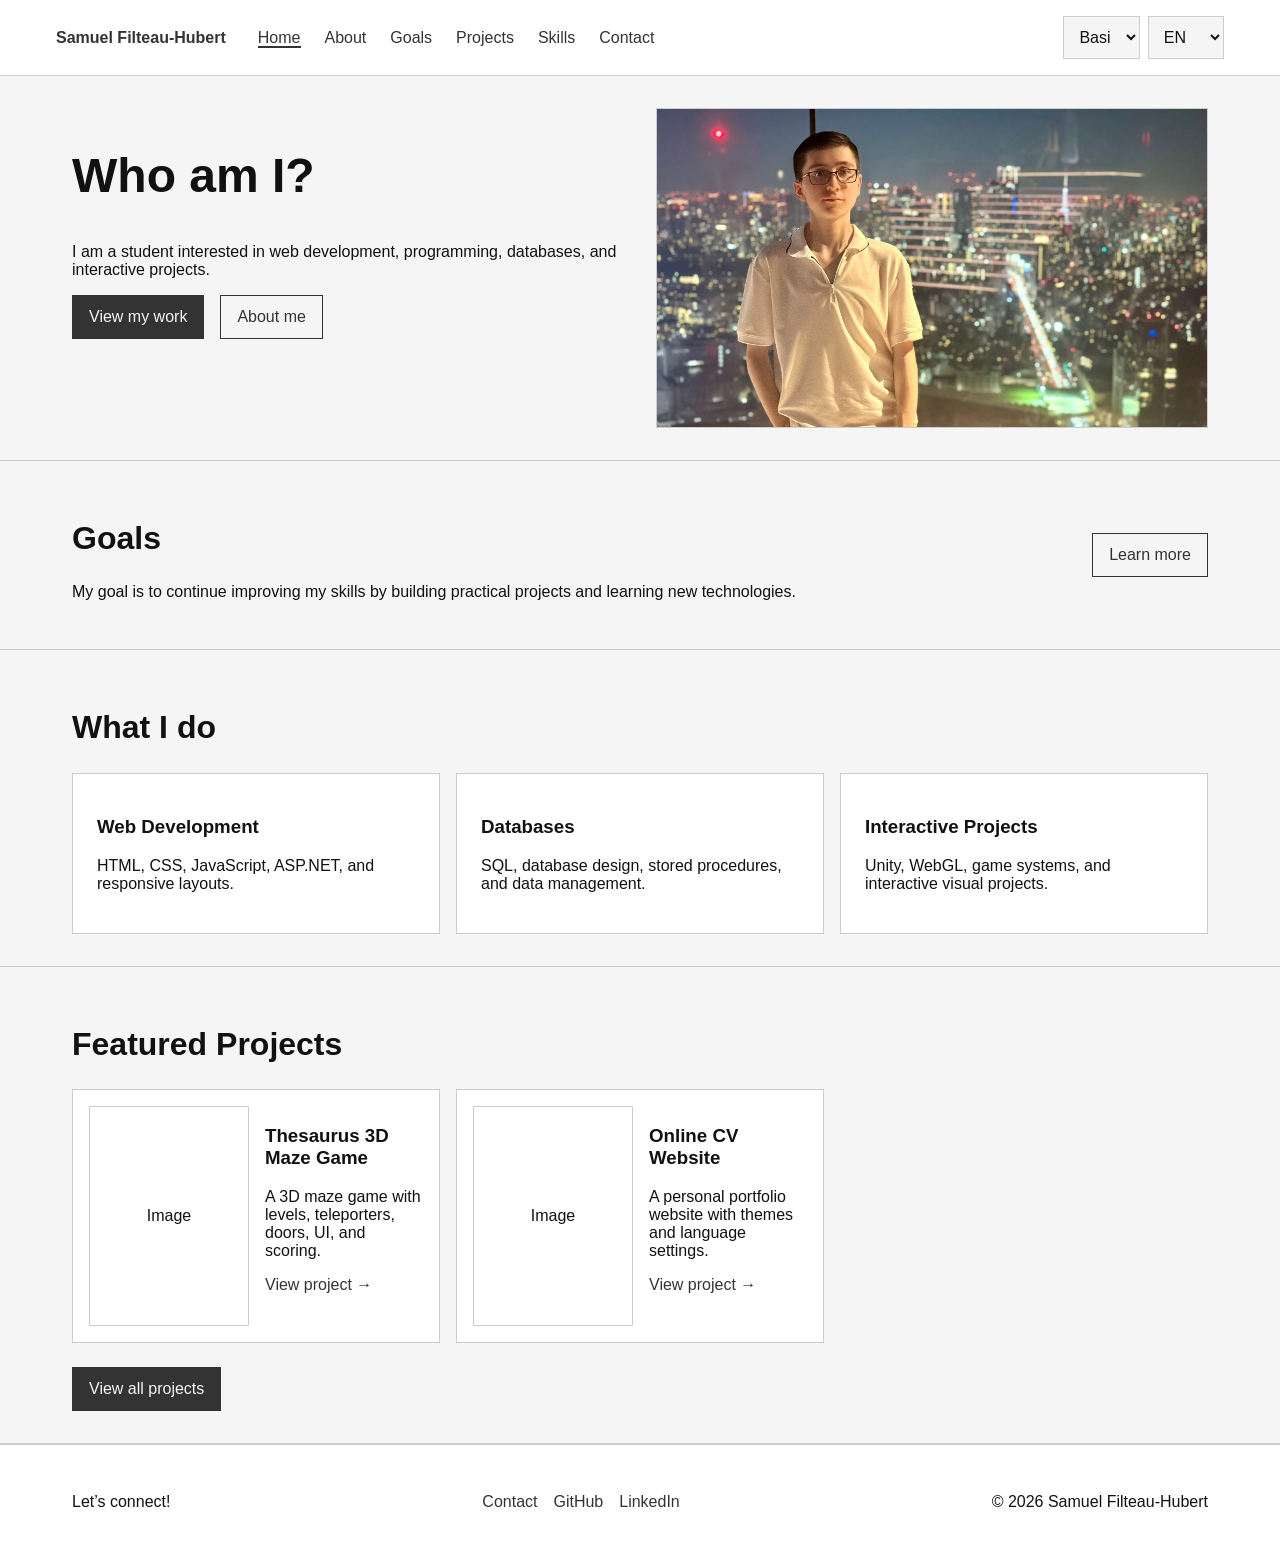
<file: index.html>
<!DOCTYPE html>
<html lang="en">
<head>
  <meta charset="UTF-8" />
  <meta name="viewport" content="width=device-width, initial-scale=1.0" />

  <title>Samuel Filteau-Hubert | Portfolio</title>

  <link rel="stylesheet" href="css/style.css" />
  <script src="js/script.js" defer></script>
</head>

<body class="theme-basic">
  <header class="site-header">
    <nav class="navbar">
      <a href="index.html" class="logo" data-i18n="site.name">
        Samuel Filteau-Hubert
      </a>

      <ul class="nav-links">
        <li><a href="index.html" class="active" data-i18n="nav.home">Home</a></li>
        <li><a href="about.html" data-i18n="nav.about">About</a></li>
        <li><a href="goals.html" data-i18n="nav.goals">Goals</a></li>
        <li><a href="projects.html" data-i18n="nav.projects">Projects</a></li>
        <li><a href="skills.html" data-i18n="nav.skills">Skills</a></li>
        <li><a href="contact.html" data-i18n="nav.contact">Contact</a></li>
      </ul>

      <div class="settings">
        <select id="theme-select" aria-label="Theme">
          <option value="basic" data-i18n="theme.basic">Basic</option>
          <option value="light" data-i18n="theme.light">Light</option>
          <option value="dark" data-i18n="theme.dark">Dark</option>
          <option value="blue" data-i18n="theme.blue">Blue</option>
          <option value="beige" data-i18n="theme.beige">Beige</option>
        </select>

        <select id="language-select" aria-label="Language">
          <option value="en">EN</option>
          <option value="fr">FR</option>
        </select>
      </div>
    </nav>
  </header>

  <main>
    <section class="hero section">
      <div class="container hero-content">
        <div>
          <h1 data-i18n="home.title">Who am I?</h1>

          <p data-i18n="home.intro">
            I am a student interested in web development, programming, databases,
            and interactive projects.
          </p>

          <div class="button-group">
            <a href="projects.html" class="button" data-i18n="home.viewWork">
              View my work
            </a>

            <a href="about.html" class="button secondary" data-i18n="home.aboutMe">
              About me
            </a>
          </div>
        </div>

        <img
          src="assets/images/home-profile-image.png"
          alt="Profile image"
          class="page-image"
        />
      </div>
    </section>

    <section class="section">
      <div class="container split-section">
        <div>
          <h2 data-i18n="home.goalsTitle">Goals</h2>

          <p data-i18n="home.goalsText">
            My goal is to continue improving my skills by building practical projects
            and learning new technologies.
          </p>
        </div>

        <a href="goals.html" class="button secondary" data-i18n="home.learnMore">
          Learn more
        </a>
      </div>
    </section>

    <section class="section">
      <div class="container">
        <h2 data-i18n="home.whatIDoTitle">What I do</h2>

        <div class="card-grid">
          <article class="card">
            <h3 data-i18n="home.webDevTitle">Web Development</h3>

            <p data-i18n="home.webDevText">
              HTML, CSS, JavaScript, ASP.NET, and responsive layouts.
            </p>
          </article>

          <article class="card">
            <h3 data-i18n="home.databaseTitle">Databases</h3>

            <p data-i18n="home.databaseText">
              SQL, database design, stored procedures, and data management.
            </p>
          </article>

          <article class="card">
            <h3 data-i18n="home.interactiveTitle">Interactive Projects</h3>

            <p data-i18n="home.interactiveText">
              Unity, WebGL, game systems, and interactive visual projects.
            </p>
          </article>
        </div>
      </div>
    </section>

    <section class="section">
      <div class="container">
        <h2 data-i18n="home.featuredProjects">Featured Projects</h2>

        <div class="project-preview-grid">
          <article class="project-card">
            <div class="project-image" data-i18n="home.projectImage">
              Image
            </div>

            <div>
              <h3 data-i18n="home.projectOneTitle">Thesaurus 3D Maze Game</h3>

              <p data-i18n="home.projectOneText">
                A 3D maze game with levels, teleporters, doors, UI, and scoring.
              </p>

              <a href="projects.html" data-i18n="home.viewProject">
                View project →
              </a>
            </div>
          </article>

          <article class="project-card">
            <div class="project-image" data-i18n="home.projectImage">
              Image
            </div>

            <div>
              <h3 data-i18n="home.projectTwoTitle">Online CV Website</h3>

              <p data-i18n="home.projectTwoText">
                A personal portfolio website with themes and language settings.
              </p>

              <a href="projects.html" data-i18n="home.viewProject">
                View project →
              </a>
            </div>
          </article>
        </div>

        <a href="projects.html" class="button view-all-projects-button" data-i18n="home.viewAllProjects">
          View all projects
        </a>
      </div>
    </section>
  </main>

  <footer class="site-footer">
    <div class="container footer-content">
      <p data-i18n="footer.connect">Let’s connect!</p>

      <div class="footer-links">
        <a href="contact.html" data-i18n="nav.contact">Contact</a>
        <a href="https://github.com/SamuelFilteauHubert" target="_blank" rel="noopener noreferrer">GitHub</a>
        <a href="https://www.linkedin.com/in/s-filteauhubert/" target="_blank" rel="noopener noreferrer">LinkedIn</a>
      </div>

      <p data-i18n="footer.copyright">
        © 2026 Samuel Filteau-Hubert
      </p>
    </div>
  </footer>
</body>
</html>
</file>
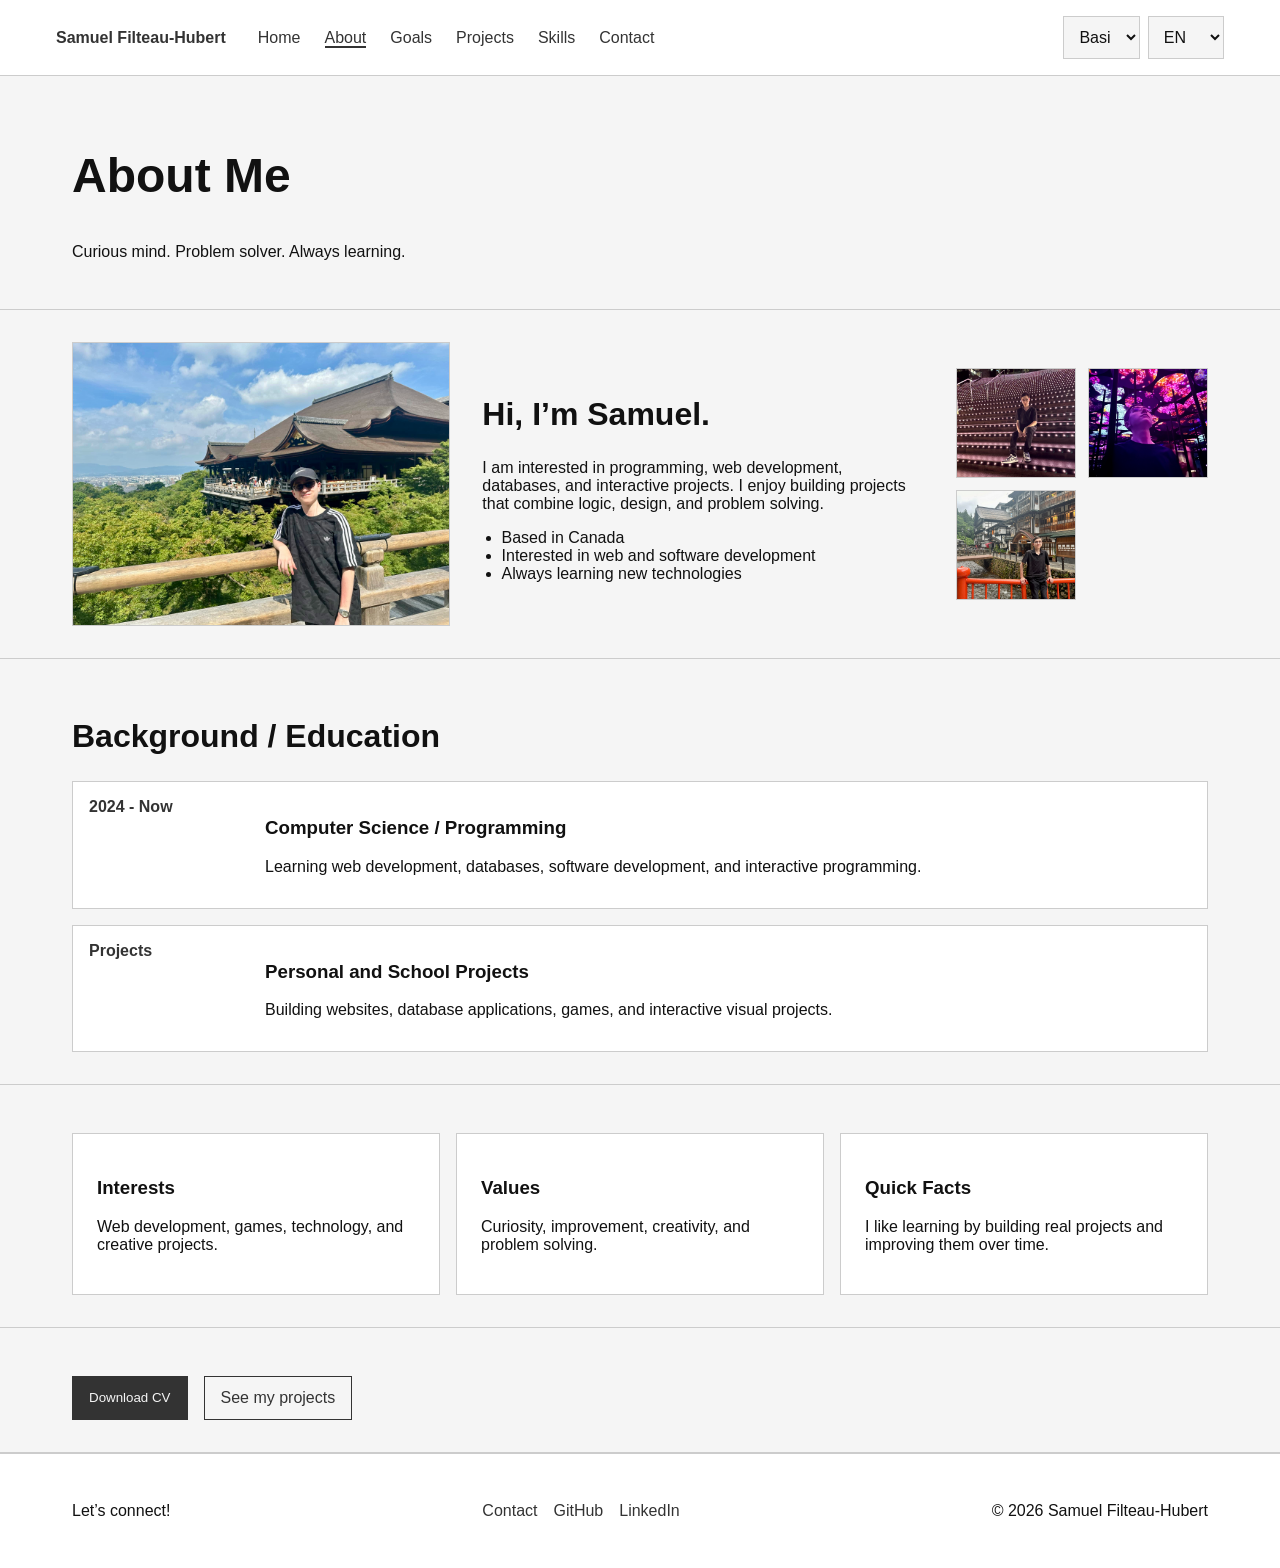
<file: about.html>
<!DOCTYPE html>
<html lang="en">
<head>
  <meta charset="UTF-8" />
  <meta name="viewport" content="width=device-width, initial-scale=1.0" />

  <title>About | Samuel Filteau-Hubert</title>

  <link rel="stylesheet" href="css/style.css" />
  <script src="js/script.js" defer></script>
</head>

<body class="theme-basic">
  <header class="site-header">
    <nav class="navbar">
      <a href="index.html" class="logo" data-i18n="site.name">
        Samuel Filteau-Hubert
      </a>

      <ul class="nav-links">
        <li><a href="index.html" data-i18n="nav.home">Home</a></li>
        <li><a href="about.html" class="active" data-i18n="nav.about">About</a></li>
        <li><a href="goals.html" data-i18n="nav.goals">Goals</a></li>
        <li><a href="projects.html" data-i18n="nav.projects">Projects</a></li>
        <li><a href="skills.html" data-i18n="nav.skills">Skills</a></li>
        <li><a href="contact.html" data-i18n="nav.contact">Contact</a></li>
      </ul>

      <div class="settings">
        <select id="theme-select" aria-label="Theme">
          <option value="basic" data-i18n="theme.basic">Basic</option>
          <option value="light" data-i18n="theme.light">Light</option>
          <option value="dark" data-i18n="theme.dark">Dark</option>
          <option value="blue" data-i18n="theme.blue">Blue</option>
          <option value="beige" data-i18n="theme.beige">Beige</option>
        </select>

        <select id="language-select" aria-label="Language">
          <option value="en">EN</option>
          <option value="fr">FR</option>
        </select>
      </div>
    </nav>
  </header>

  <main>
    <section class="section">
      <div class="container">
        <h1 data-i18n="about.title">About Me</h1>
        <p data-i18n="about.subtitle">
          Curious mind. Problem solver. Always learning.
        </p>
      </div>
    </section>

    <section class="section">
      <div class="container about-intro">
        <img
          src="assets/images/about-profile-photo.png"
          alt="Profile photo"
          class="page-image"
        />

        <div>
          <h2 data-i18n="about.introTitle">Hi, I’m Samuel.</h2>

          <p data-i18n="about.introText">
            I am interested in programming, web development, databases, and
            interactive projects. I enjoy building projects that combine logic,
            design, and problem solving.
          </p>

          <ul class="quick-list">
            <li data-i18n="about.factOne">Based in Canada</li>
            <li data-i18n="about.factTwo">Interested in web and software development</li>
            <li data-i18n="about.factThree">Always learning new technologies</li>
          </ul>
        </div>

        <div class="snapshot-grid">
          <img
            src="assets/images/about-photo-1.png"
            alt="About photo 1"
            class="small-image"
          />

          <img
            src="assets/images/about-photo-2.png"
            alt="About photo 2"
            class="small-image"
          />

          <img
            src="assets/images/about-photo-3.png"
            alt="About photo 3"
            class="small-image"
          />
        </div>
      </div>
    </section>

    <section class="section">
      <div class="container">
        <h2 data-i18n="about.backgroundTitle">Background / Education</h2>

        <div class="timeline">
          <article class="timeline-item">
            <span data-i18n="about.timelineOneDate">2024 - Now</span>

            <div>
              <h3 data-i18n="about.timelineOneTitle">
                Computer Science / Programming
              </h3>

              <p data-i18n="about.timelineOneText">
                Learning web development, databases, software development, and interactive programming.
              </p>
            </div>
          </article>

          <article class="timeline-item">
            <span data-i18n="about.timelineTwoDate">Projects</span>

            <div>
              <h3 data-i18n="about.timelineTwoTitle">
                Personal and School Projects
              </h3>

              <p data-i18n="about.timelineTwoText">
                Building websites, database applications, games, and interactive visual projects.
              </p>
            </div>
          </article>
        </div>
      </div>
    </section>

    <section class="section">
      <div class="container card-grid">
        <article class="card">
          <h3 data-i18n="about.interestsTitle">Interests</h3>
          <p data-i18n="about.interestsText">
            Web development, games, technology, and creative projects.
          </p>
        </article>

        <article class="card">
          <h3 data-i18n="about.valuesTitle">Values</h3>
          <p data-i18n="about.valuesText">
            Curiosity, improvement, creativity, and problem solving.
          </p>
        </article>

        <article class="card">
          <h3 data-i18n="about.quickFactsTitle">Quick Facts</h3>
          <p data-i18n="about.quickFactsText">
            I like learning by building real projects and improving them over time.
          </p>
        </article>
      </div>
    </section>

    <section class="section">
      <div class="container button-group">
        <button type="button" class="button" id="open-cv-modal" data-i18n="about.downloadCv">
          Download CV
        </button>

        <a href="projects.html" class="button secondary" data-i18n="about.seeProjects">
          See my projects
        </a>
      </div>
    </section>
  </main>

  <footer class="site-footer">
    <div class="container footer-content">
      <p data-i18n="footer.connect">Let’s connect!</p>

      <div class="footer-links">
        <a href="contact.html" data-i18n="nav.contact">Contact</a>
        <a href="https://github.com/SamuelFilteauHubert" target="_blank" rel="noopener noreferrer">GitHub</a>
        <a href="https://www.linkedin.com/in/s-filteauhubert/" target="_blank" rel="noopener noreferrer">LinkedIn</a>
      </div>

      <p data-i18n="footer.copyright">
        © 2026 Samuel Filteau-Hubert
      </p>
    </div>
  </footer>
    <div class="modal-overlay" id="cv-modal" aria-hidden="true">
    <div class="modal-box" role="dialog" aria-labelledby="cv-modal-title">
      <button type="button" class="modal-close" id="close-cv-modal" aria-label="Close">
        ×
      </button>

      <h2 id="cv-modal-title" data-i18n="cvModal.title">
        Choose a CV version
      </h2>

      <p data-i18n="cvModal.text">
        Which version of my CV would you like to download?
      </p>

      <div class="cv-options">
        <a
          href="assets/files/cv-samfh-2026-eng.pdf"
          class="button"
          download
          data-i18n="cvModal.english"
        >
          English CV
        </a>

        <a
          href="assets/files/cv-samfh-2026-fr.pdf"
          class="button secondary"
          download
          data-i18n="cvModal.french"
        >
          French CV
        </a>

        <a
          href="assets/files/cv-samfh-2026-fr-eng.pdf"
          class="button secondary"
          download
          data-i18n="cvModal.bilingual"
        >
          French & English CV
        </a>
      </div>
    </div>
  </div>
</body>
</html>
</file>
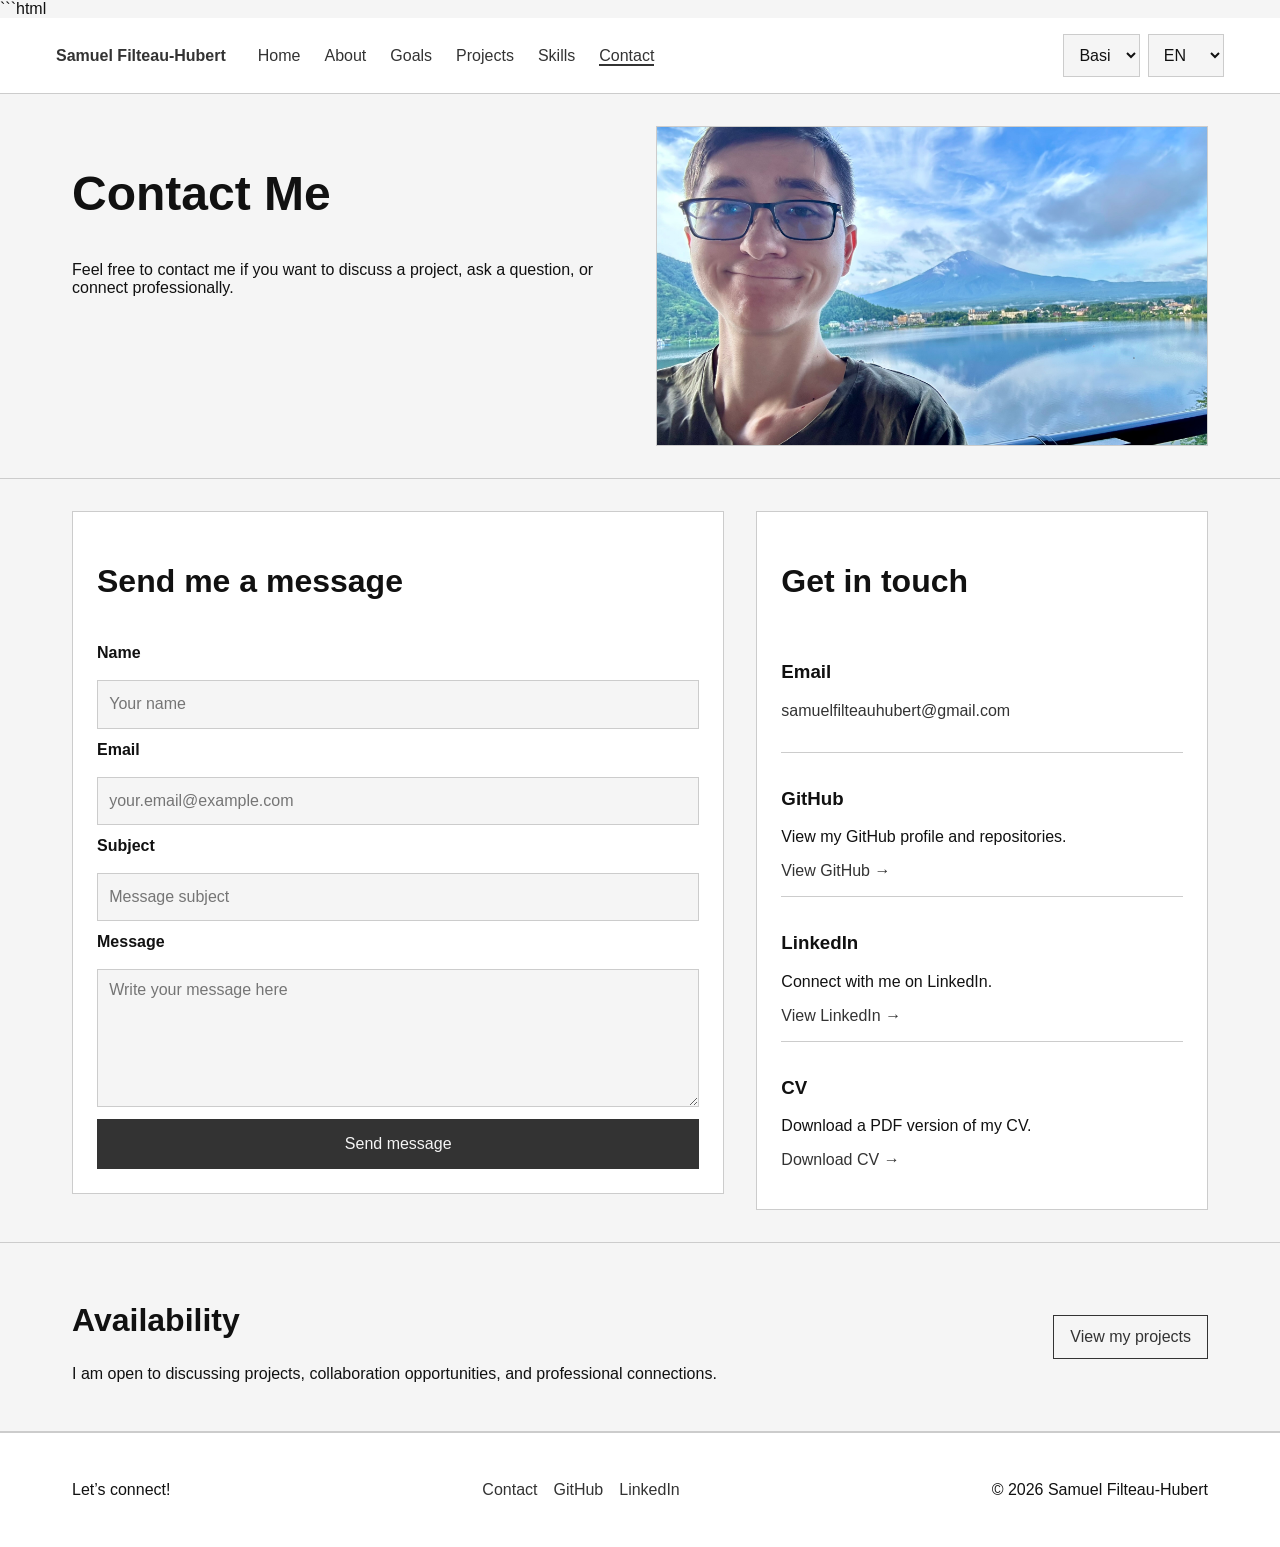
<file: contact.html>
```html
<!DOCTYPE html>
<html lang="en">
<head>
  <meta charset="UTF-8" />
  <meta name="viewport" content="width=device-width, initial-scale=1.0" />

  <title>Contact | Samuel Filteau-Hubert</title>

  <link rel="stylesheet" href="css/style.css" />
  <script src="js/script.js" defer></script>
</head>

<body class="theme-basic">
  <header class="site-header">
    <nav class="navbar">
      <a href="index.html" class="logo" data-i18n="site.name">
        Samuel Filteau-Hubert
      </a>

      <ul class="nav-links">
        <li><a href="index.html" data-i18n="nav.home">Home</a></li>
        <li><a href="about.html" data-i18n="nav.about">About</a></li>
        <li><a href="goals.html" data-i18n="nav.goals">Goals</a></li>
        <li><a href="projects.html" data-i18n="nav.projects">Projects</a></li>
        <li><a href="skills.html" data-i18n="nav.skills">Skills</a></li>
        <li><a href="contact.html" class="active" data-i18n="nav.contact">Contact</a></li>
      </ul>

      <div class="settings">
        <select id="theme-select" aria-label="Theme">
          <option value="basic" data-i18n="theme.basic">Basic</option>
          <option value="light" data-i18n="theme.light">Light</option>
          <option value="dark" data-i18n="theme.dark">Dark</option>
          <option value="blue" data-i18n="theme.blue">Blue</option>
          <option value="beige" data-i18n="theme.beige">Beige</option>
        </select>

        <select id="language-select" aria-label="Language">
          <option value="en">EN</option>
          <option value="fr">FR</option>
        </select>
      </div>
    </nav>
  </header>

  <main>
    <section class="section">
      <div class="container hero-content">
        <div>
          <h1 data-i18n="contact.title">Contact Me</h1>

          <p data-i18n="contact.intro">
            Feel free to contact me if you want to discuss a project, ask a question,
            or connect professionally.
          </p>
        </div>

        <img
          src="assets/images/contact-image.png"
          alt="Contact image"
          class="page-image"
        />
      </div>
    </section>

    <section class="section">
      <div class="container contact-layout">
        <form class="contact-form" id="contact-form">
          <h2 data-i18n="contact.formTitle">Send me a message</h2>

          <label for="name" data-i18n="contact.nameLabel">Name</label>
          <input
            type="text"
            id="name"
            name="name"
            placeholder="Your name"
            data-i18n-placeholder="contact.namePlaceholder"
            required
          />

          <label for="email" data-i18n="contact.emailLabel">Email</label>
          <input
            type="email"
            id="email"
            name="email"
            placeholder="your.email@example.com"
            data-i18n-placeholder="contact.emailPlaceholder"
            required
          />

          <label for="subject" data-i18n="contact.subjectLabel">Subject</label>
          <input
            type="text"
            id="subject"
            name="subject"
            placeholder="Message subject"
            data-i18n-placeholder="contact.subjectPlaceholder"
            required
          />

          <label for="message" data-i18n="contact.messageLabel">Message</label>
          <textarea
            id="message"
            name="message"
            rows="6"
            placeholder="Write your message here"
            data-i18n-placeholder="contact.messagePlaceholder"
            required
          ></textarea>

          <button type="submit" class="button" data-i18n="contact.sendButton">
            Send message
          </button>
        </form>

        <aside class="contact-info">
          <h2 data-i18n="contact.getInTouchTitle">Get in touch</h2>

          <article class="contact-card">
            <h3 data-i18n="contact.emailTitle">Email</h3>
            <p>
              <a href="mailto:samuelfilteauhubert@gmail.com">
                samuelfilteauhubert@gmail.com
              </a>
            </p>
          </article>

          <article class="contact-card">
            <h3>GitHub</h3>
            <p data-i18n="contact.githubText">
              View my GitHub profile and repositories.
            </p>
            <a
              href="https://github.com/SamuelFilteauHubert"
              target="_blank"
              rel="noopener noreferrer"
              data-i18n="contact.viewGithub"
            >
              View GitHub →
            </a>
          </article>

          <article class="contact-card">
            <h3>LinkedIn</h3>
            <p data-i18n="contact.linkedinText">
              Connect with me on LinkedIn.
            </p>
            <a
              href="https://www.linkedin.com/in/s-filteauhubert/"
              target="_blank"
              rel="noopener noreferrer"
              data-i18n="contact.viewLinkedin"
            >
              View LinkedIn →
            </a>
          </article>

          <article class="contact-card">
            <h3 data-i18n="contact.cvTitle">CV</h3>
            <p data-i18n="contact.cvText">
              Download a PDF version of my CV.
            </p>

            <button
              type="button"
              class="text-button"
              id="open-cv-modal"
              data-i18n="contact.downloadCv"
            >
              Download CV →
            </button>
          </article>
        </aside>
      </div>
    </section>

    <section class="section">
      <div class="container split-section">
        <div>
          <h2 data-i18n="contact.availabilityTitle">Availability</h2>

          <p data-i18n="contact.availabilityText">
            I am open to discussing projects, collaboration opportunities, and
            professional connections.
          </p>
        </div>

        <a href="projects.html" class="button secondary" data-i18n="contact.viewProjects">
          View my projects
        </a>
      </div>
    </section>
  </main>

  <footer class="site-footer">
    <div class="container footer-content">
      <p data-i18n="footer.connect">Let’s connect!</p>

      <div class="footer-links">
        <a href="contact.html" data-i18n="nav.contact">Contact</a>
        <a
          href="https://github.com/SamuelFilteauHubert"
          target="_blank"
          rel="noopener noreferrer"
        >
          GitHub
        </a>
        <a
          href="https://www.linkedin.com/in/s-filteauhubert/"
          target="_blank"
          rel="noopener noreferrer"
        >
          LinkedIn
        </a>
      </div>

      <p data-i18n="footer.copyright">
        © 2026 Samuel Filteau-Hubert
      </p>
    </div>
  </footer>

  <div class="modal-overlay" id="cv-modal" aria-hidden="true">
    <div class="modal-box" role="dialog" aria-labelledby="cv-modal-title">
      <button type="button" class="modal-close" id="close-cv-modal" aria-label="Close">
        ×
      </button>

      <h2 id="cv-modal-title" data-i18n="cvModal.title">
        Choose a CV version
      </h2>

      <p data-i18n="cvModal.text">
        Which version of my CV would you like to download?
      </p>

      <div class="cv-options">
        <a
          href="assets/files/cv-samfh-2026-eng.pdf"
          class="button"
          download
          data-i18n="cvModal.english"
        >
          English CV
        </a>

        <a
          href="assets/files/cv-samfh-2026-fr.pdf"
          class="button secondary"
          download
          data-i18n="cvModal.french"
        >
          French CV
        </a>

        <a
          href="assets/files/cv-samfh-2026-fr-eng.pdf"
          class="button secondary"
          download
          data-i18n="cvModal.bilingual"
        >
          French & English CV
        </a>
      </div>
    </div>
  </div>

  <div class="modal-overlay" id="email-modal" aria-hidden="true">
    <div class="modal-box" role="dialog" aria-labelledby="email-modal-title">
      <button type="button" class="modal-close" id="close-email-modal" aria-label="Close">
        ×
      </button>

      <h2 id="email-modal-title" data-i18n="emailModal.title">
        Choose how to send your message
      </h2>

      <p data-i18n="emailModal.text">
        Your message is ready. Choose the email service you want to use.
      </p>

      <div class="email-options">
        <button
          type="button"
          class="button email-option-button"
          id="send-default-email"
        >
          <span data-i18n="emailModal.default">Default email app</span>
        </button>

        <button
          type="button"
          class="button secondary email-option-button"
          id="send-gmail"
        >
          <span>Gmail</span>
        </button>

        <button
          type="button"
          class="button secondary email-option-button"
          id="send-outlook"
        >
          <span>Outlook</span>
        </button>

        <button
          type="button"
          class="button secondary email-option-button"
          id="copy-email-message"
        >
          <span data-i18n="emailModal.copy">Copy message</span>
        </button>
      </div>

      <p class="form-note" id="copy-status"></p>
    </div>
  </div>
</body>
</html>
</file>
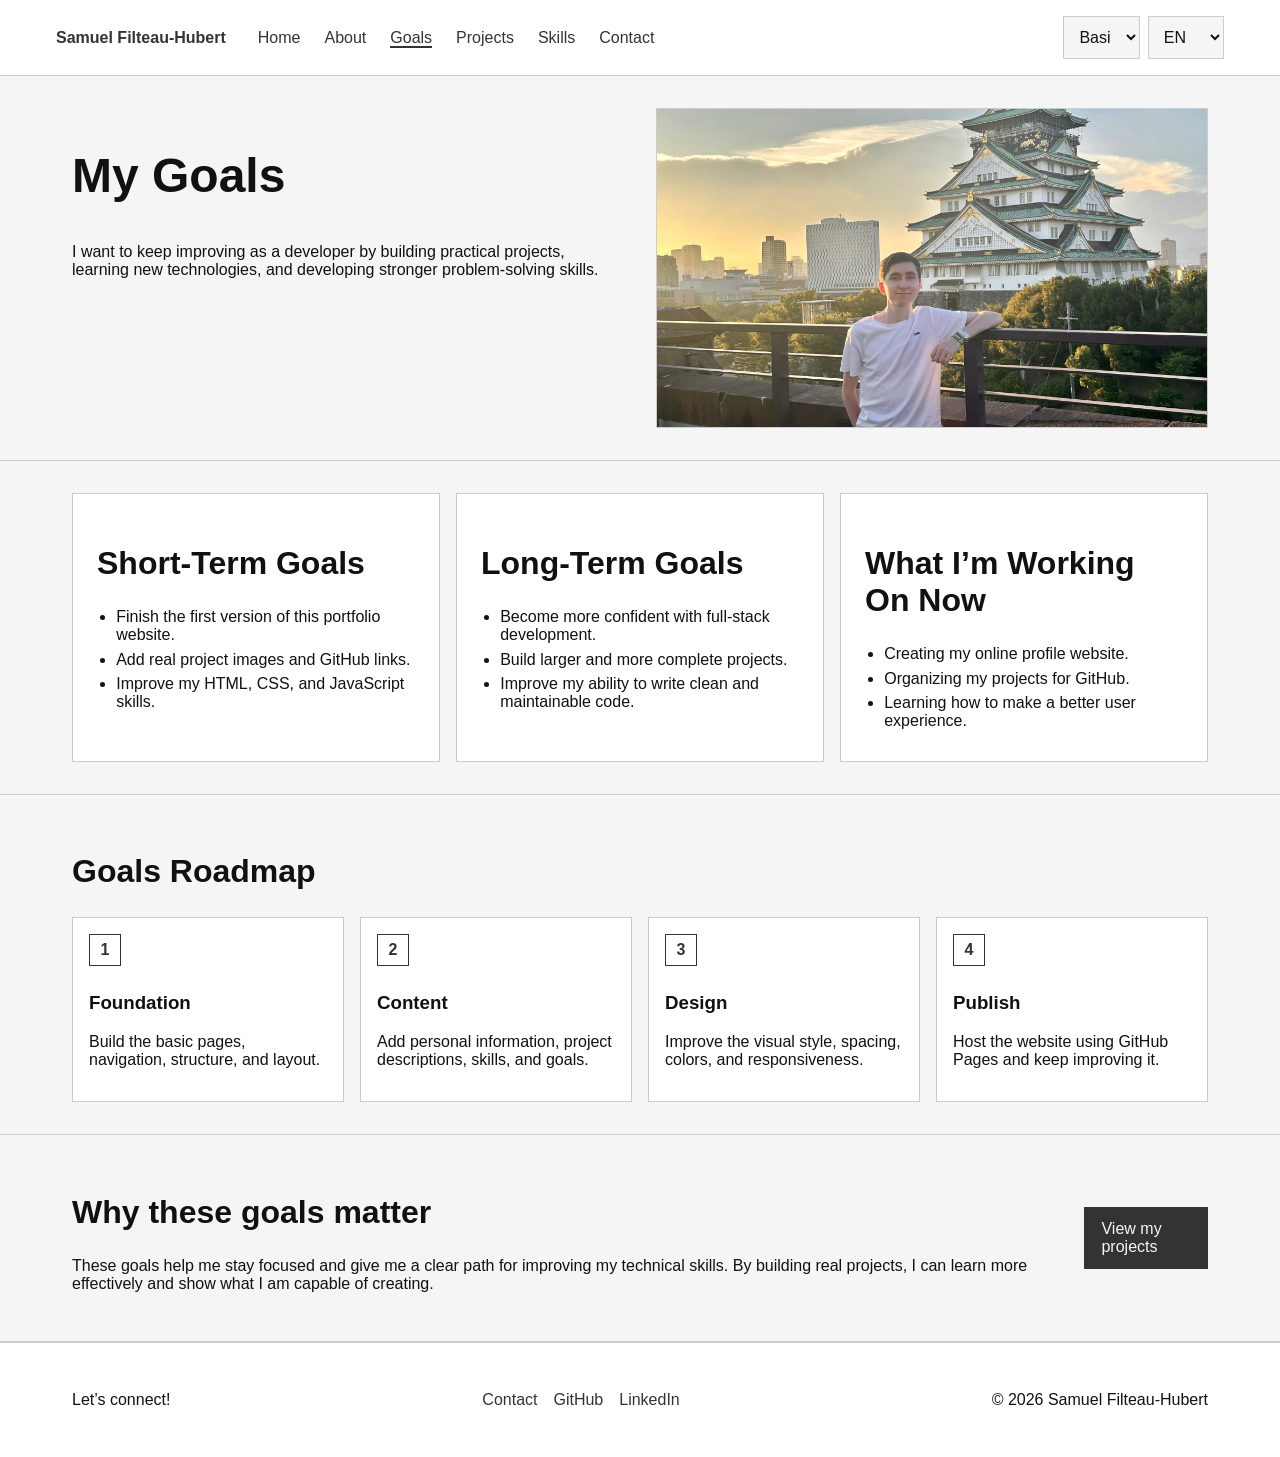
<file: goals.html>
<!DOCTYPE html>
<html lang="en">
<head>
  <meta charset="UTF-8" />
  <meta name="viewport" content="width=device-width, initial-scale=1.0" />

  <title>Goals | Samuel Filteau-Hubert</title>

  <link rel="stylesheet" href="css/style.css" />
  <script src="js/script.js" defer></script>
</head>

<body class="theme-basic">
  <header class="site-header">
    <nav class="navbar">
      <a href="index.html" class="logo" data-i18n="site.name">
        Samuel Filteau-Hubert
      </a>

      <ul class="nav-links">
        <li><a href="index.html" data-i18n="nav.home">Home</a></li>
        <li><a href="about.html" data-i18n="nav.about">About</a></li>
        <li><a href="goals.html" class="active" data-i18n="nav.goals">Goals</a></li>
        <li><a href="projects.html" data-i18n="nav.projects">Projects</a></li>
        <li><a href="skills.html" data-i18n="nav.skills">Skills</a></li>
        <li><a href="contact.html" data-i18n="nav.contact">Contact</a></li>
      </ul>

      <div class="settings">
        <select id="theme-select" aria-label="Theme">
          <option value="basic" data-i18n="theme.basic">Basic</option>
          <option value="light" data-i18n="theme.light">Light</option>
          <option value="dark" data-i18n="theme.dark">Dark</option>
          <option value="blue" data-i18n="theme.blue">Blue</option>
          <option value="beige" data-i18n="theme.beige">Beige</option>
        </select>

        <select id="language-select" aria-label="Language">
          <option value="en">EN</option>
          <option value="fr">FR</option>
        </select>
      </div>
    </nav>
  </header>

  <main>
    <section class="section">
      <div class="container hero-content">
        <div>
          <h1 data-i18n="goals.title">My Goals</h1>

          <p data-i18n="goals.intro">
            I want to keep improving as a developer by building practical projects,
            learning new technologies, and developing stronger problem-solving skills.
          </p>
        </div>

        <img
          src="assets/images/goals-image.png"
          alt="Goals image"
          class="page-image"
        />
      </div>
    </section>

    <section class="section">
      <div class="container goal-grid">
        <article class="card">
          <h2 data-i18n="goals.shortTitle">Short-Term Goals</h2>

          <ul>
            <li data-i18n="goals.shortOne">Finish the first version of this portfolio website.</li>
            <li data-i18n="goals.shortTwo">Add real project images and GitHub links.</li>
            <li data-i18n="goals.shortThree">Improve my HTML, CSS, and JavaScript skills.</li>
          </ul>
        </article>

        <article class="card">
          <h2 data-i18n="goals.longTitle">Long-Term Goals</h2>

          <ul>
            <li data-i18n="goals.longOne">Become more confident with full-stack development.</li>
            <li data-i18n="goals.longTwo">Build larger and more complete projects.</li>
            <li data-i18n="goals.longThree">Improve my ability to write clean and maintainable code.</li>
          </ul>
        </article>

        <article class="card">
          <h2 data-i18n="goals.currentTitle">What I’m Working On Now</h2>

          <ul>
            <li data-i18n="goals.currentOne">Creating my online profile website.</li>
            <li data-i18n="goals.currentTwo">Organizing my projects for GitHub.</li>
            <li data-i18n="goals.currentThree">Learning how to make a better user experience.</li>
          </ul>
        </article>
      </div>
    </section>

    <section class="section">
      <div class="container">
        <h2 data-i18n="goals.roadmapTitle">Goals Roadmap</h2>

        <div class="roadmap">
          <article class="roadmap-step">
            <span class="step-number">1</span>
            <h3 data-i18n="goals.stepOneTitle">Foundation</h3>
            <p data-i18n="goals.stepOneText">
              Build the basic pages, navigation, structure, and layout.
            </p>
          </article>

          <article class="roadmap-step">
            <span class="step-number">2</span>
            <h3 data-i18n="goals.stepTwoTitle">Content</h3>
            <p data-i18n="goals.stepTwoText">
              Add personal information, project descriptions, skills, and goals.
            </p>
          </article>

          <article class="roadmap-step">
            <span class="step-number">3</span>
            <h3 data-i18n="goals.stepThreeTitle">Design</h3>
            <p data-i18n="goals.stepThreeText">
              Improve the visual style, spacing, colors, and responsiveness.
            </p>
          </article>

          <article class="roadmap-step">
            <span class="step-number">4</span>
            <h3 data-i18n="goals.stepFourTitle">Publish</h3>
            <p data-i18n="goals.stepFourText">
              Host the website using GitHub Pages and keep improving it.
            </p>
          </article>
        </div>
      </div>
    </section>

    <section class="section">
      <div class="container split-section">
        <div>
          <h2 data-i18n="goals.whyTitle">Why these goals matter</h2>

          <p data-i18n="goals.whyText">
            These goals help me stay focused and give me a clear path for improving
            my technical skills. By building real projects, I can learn more
            effectively and show what I am capable of creating.
          </p>
        </div>

        <a href="projects.html" class="button" data-i18n="goals.viewProjects">
          View my projects
        </a>
      </div>
    </section>
  </main>

  <footer class="site-footer">
    <div class="container footer-content">
      <p data-i18n="footer.connect">Let’s connect!</p>

      <div class="footer-links">
        <a href="contact.html" data-i18n="nav.contact">Contact</a>
        <a href="https://github.com/SamuelFilteauHubert" target="_blank" rel="noopener noreferrer">GitHub</a>
        <a href="https://www.linkedin.com/in/s-filteauhubert/" target="_blank" rel="noopener noreferrer">LinkedIn</a>
      </div>

      <p data-i18n="footer.copyright">
        © 2026 Samuel Filteau-Hubert
      </p>
    </div>
  </footer>
</body>
</html>
</file>
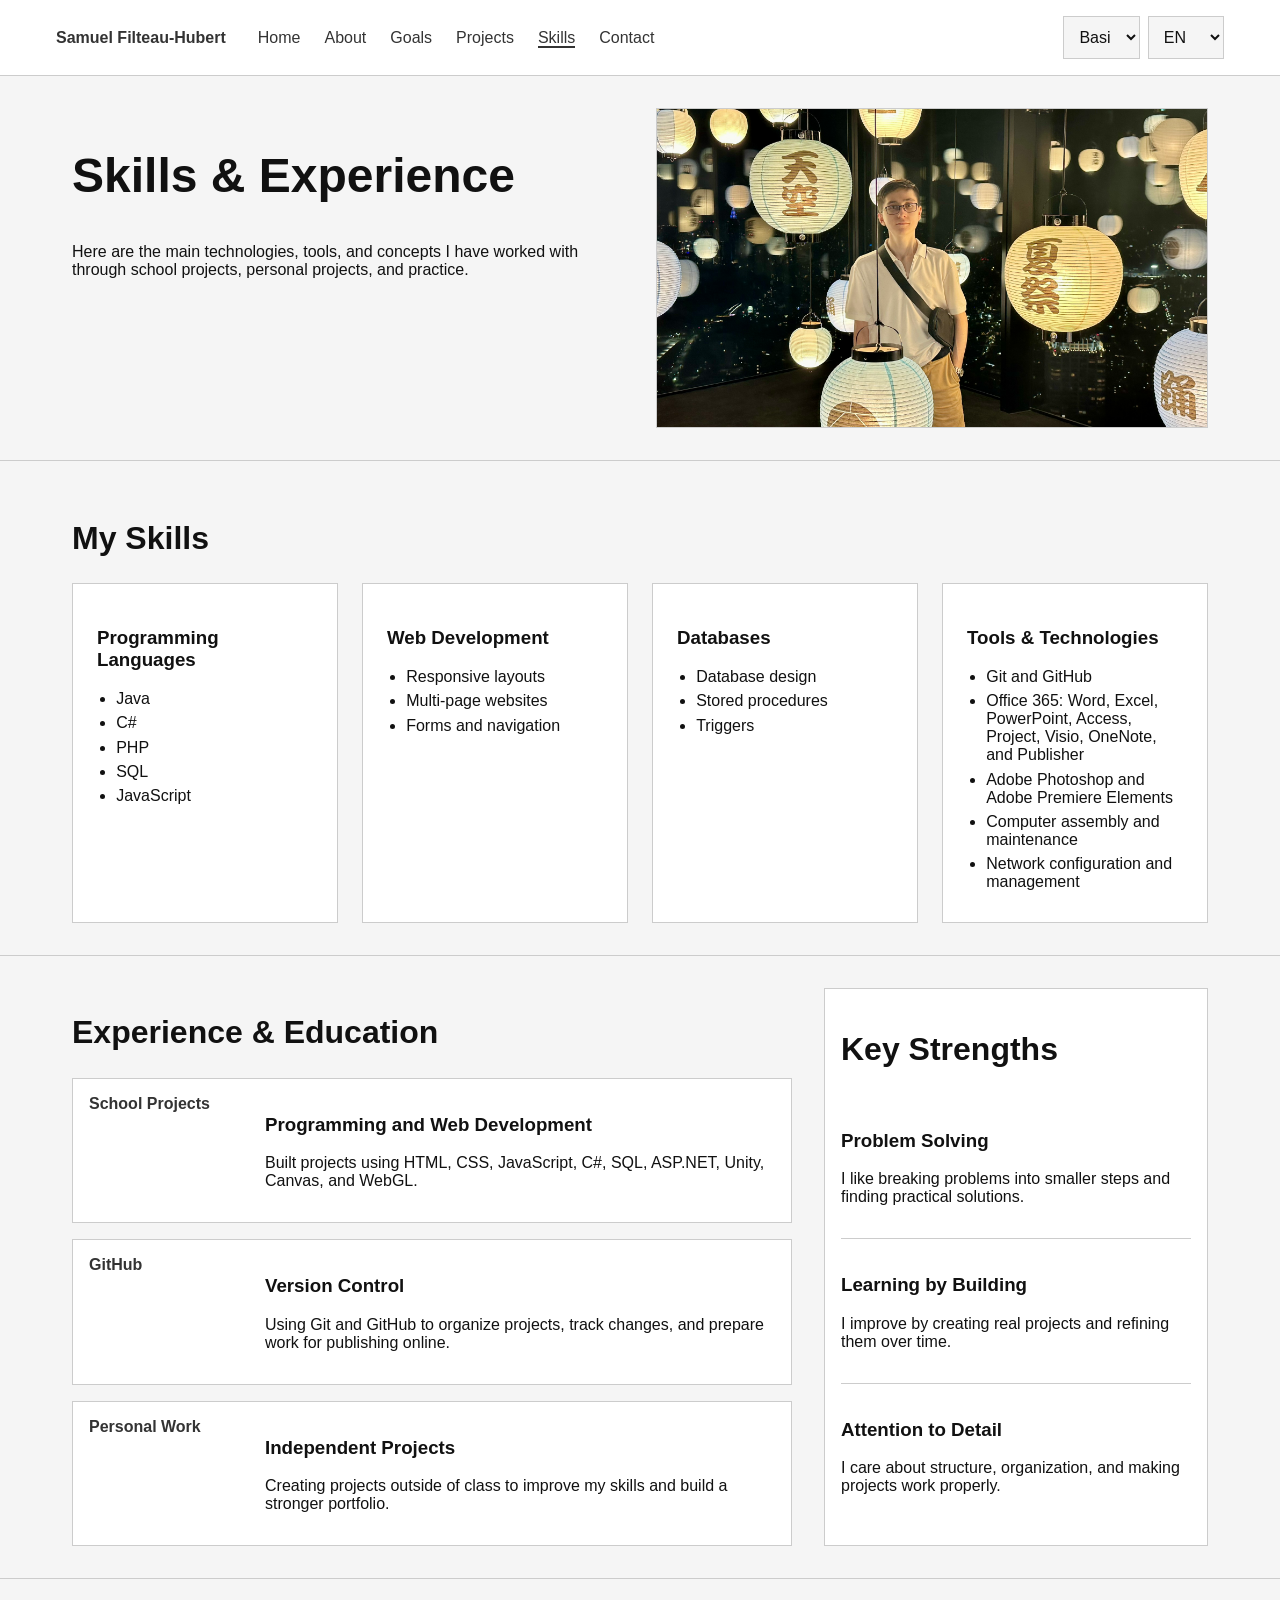
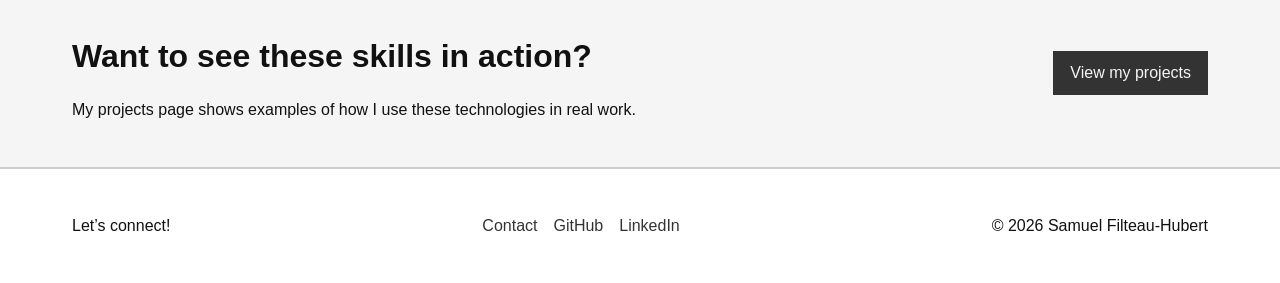
<file: skills.html>
<!DOCTYPE html>
<html lang="en">
<head>
  <meta charset="UTF-8" />
  <meta name="viewport" content="width=device-width, initial-scale=1.0" />

  <title>Skills | Samuel Filteau-Hubert</title>

  <link rel="stylesheet" href="css/style.css" />
  <script src="js/script.js" defer></script>
</head>

<body class="theme-basic">
  <header class="site-header">
    <nav class="navbar">
      <a href="index.html" class="logo" data-i18n="site.name">
        Samuel Filteau-Hubert
      </a>

      <ul class="nav-links">
        <li><a href="index.html" data-i18n="nav.home">Home</a></li>
        <li><a href="about.html" data-i18n="nav.about">About</a></li>
        <li><a href="goals.html" data-i18n="nav.goals">Goals</a></li>
        <li><a href="projects.html" data-i18n="nav.projects">Projects</a></li>
        <li><a href="skills.html" class="active" data-i18n="nav.skills">Skills</a></li>
        <li><a href="contact.html" data-i18n="nav.contact">Contact</a></li>
      </ul>

      <div class="settings">
        <select id="theme-select" aria-label="Theme">
          <option value="basic" data-i18n="theme.basic">Basic</option>
          <option value="light" data-i18n="theme.light">Light</option>
          <option value="dark" data-i18n="theme.dark">Dark</option>
          <option value="blue" data-i18n="theme.blue">Blue</option>
          <option value="beige" data-i18n="theme.beige">Beige</option>
        </select>

        <select id="language-select" aria-label="Language">
          <option value="en">EN</option>
          <option value="fr">FR</option>
        </select>
      </div>
    </nav>
  </header>

  <main>
    <section class="section">
      <div class="container hero-content">
        <div>
          <h1 data-i18n="skills.title">Skills & Experience</h1>

          <p data-i18n="skills.intro">
            Here are the main technologies, tools, and concepts I have worked with
            through school projects, personal projects, and practice.
          </p>
        </div>

        <img
          src="assets/images/skills-image.png"
          alt="Skills image"
          class="page-image"
        />
      </div>
    </section>

    <section class="section">
      <div class="container">
        <h2 data-i18n="skills.mySkillsTitle">My Skills</h2>

        <div class="cards-grid">
          <article class="card">
            <h3 data-i18n="skills.languagesTitle">Programming Languages</h3>
            <ul>
              <li data-i18n="skills.languagesOne">Java</li>
              <li data-i18n="skills.languagesTwo">C#</li>
              <li data-i18n="skills.languagesThree">PHP</li>
              <li data-i18n="skills.languagesFour">SQL</li>
              <li data-i18n="skills.languagesFive">JavaScript</li>
            </ul>
          </article>

          <article class="card">
            <h3 data-i18n="skills.webTitle">Web Development</h3>
            <ul>
              <li data-i18n="skills.webOne">HTML and CSS</li>
              <li data-i18n="skills.webTwo">React, Node.js, and Express</li>
              <li data-i18n="skills.webThree">JSON, jQuery, forms, navigation, and responsive layouts</li>
            </ul>
          </article>

          <article class="card">
            <h3 data-i18n="skills.databaseTitle">Databases</h3>
            <ul>
              <li data-i18n="skills.databaseOne">Database design</li>
              <li data-i18n="skills.databaseTwo">Stored procedures</li>
              <li data-i18n="skills.databaseThree">Triggers and SQL queries</li>
            </ul>
          </article>

          <article class="card">
            <h3 data-i18n="skills.toolsTitle">Tools & Technologies</h3>
            <ul>
              <li data-i18n="skills.toolsOne">Git and GitHub</li>
              <li data-i18n="skills.toolsTwo">Office 365: Word, Excel, PowerPoint, Access, Project, Visio, OneNote, and Publisher</li>
              <li data-i18n="skills.toolsThree">Adobe Photoshop and Adobe Premiere Elements</li>
              <li data-i18n="skills.toolsFour">Computer assembly and maintenance</li>
              <li data-i18n="skills.toolsFive">Network configuration and management</li>
            </ul>
          </article>
        </div>
      </div>
    </section>

    <section class="section">
      <div class="container experience-layout">
        <div>
          <h2 data-i18n="skills.experienceTitle">Experience & Education</h2>

          <div class="timeline">
            <article class="timeline-item">
              <span data-i18n="skills.timelineOneDate">School Projects</span>

              <div>
                <h3 data-i18n="skills.timelineOneTitle">Programming and Web Development</h3>

                <p data-i18n="skills.timelineOneText">
                  Built projects using HTML, CSS, JavaScript, C#, SQL, ASP.NET,
                  Unity, Canvas, and WebGL.
                </p>
              </div>
            </article>

            <article class="timeline-item">
              <span>GitHub</span>

              <div>
                <h3 data-i18n="skills.timelineTwoTitle">Version Control</h3>

                <p data-i18n="skills.timelineTwoText">
                  Using Git and GitHub to organize projects, track changes,
                  and prepare work for publishing online.
                </p>
              </div>
            </article>

            <article class="timeline-item">
              <span data-i18n="skills.timelineThreeDate">Personal Work</span>

              <div>
                <h3 data-i18n="skills.timelineThreeTitle">Independent Projects</h3>

                <p data-i18n="skills.timelineThreeText">
                  Creating projects outside of class to improve my skills and
                  build a stronger portfolio.
                </p>
              </div>
            </article>
          </div>
        </div>

        <aside class="side-panel">
          <h2 data-i18n="skills.strengthsTitle">Key Strengths</h2>

          <article class="mini-card">
            <h3 data-i18n="skills.strengthOneTitle">Problem Solving</h3>
            <p data-i18n="skills.strengthOneText">
              I like breaking problems into smaller steps and finding practical solutions.
            </p>
          </article>

          <article class="mini-card">
            <h3 data-i18n="skills.strengthTwoTitle">Learning by Building</h3>
            <p data-i18n="skills.strengthTwoText">
              I improve by creating real projects and refining them over time.
            </p>
          </article>

          <article class="mini-card">
            <h3 data-i18n="skills.strengthThreeTitle">Attention to Detail</h3>
            <p data-i18n="skills.strengthThreeText">
              I care about structure, organization, and making projects work properly.
            </p>
          </article>
        </aside>
      </div>
    </section>

    <section class="section">
      <div class="container split-section">
        <div>
          <h2 data-i18n="skills.ctaTitle">Want to see these skills in action?</h2>

          <p data-i18n="skills.ctaText">
            My projects page shows examples of how I use these technologies in
            real work.
          </p>
        </div>

        <a href="projects.html" class="button" data-i18n="skills.viewProjects">
          View my projects
        </a>
      </div>
    </section>
  </main>

  <footer class="site-footer">
    <div class="container footer-content">
      <p data-i18n="footer.connect">Let’s connect!</p>

      <div class="footer-links">
        <a href="contact.html" data-i18n="nav.contact">Contact</a>
        <a href="https://github.com/SamuelFilteauHubert" target="_blank" rel="noopener noreferrer">GitHub</a>
        <a href="https://www.linkedin.com/in/s-filteauhubert/" target="_blank" rel="noopener noreferrer">LinkedIn</a>
      </div>

      <p data-i18n="footer.copyright">
        © 2026 Samuel Filteau-Hubert
      </p>
    </div>
  </footer>
</body>
</html>
</file>
<file: css/style.css>
:root {
  --bg-color: #f5f5f5;
  --text-color: #111111;
  --card-color: #ffffff;
  --border-color: #cccccc;
  --accent-color: #333333;
}

body.theme-basic {
  --bg-color: #f5f5f5;
  --text-color: #111111;
  --card-color: #ffffff;
  --border-color: #cccccc;
  --accent-color: #333333;
}

body.theme-light {
  --bg-color: #ffffff;
  --text-color: #111111;
  --card-color: #f8f8f8;
  --border-color: #dddddd;
  --accent-color: #0066cc;
}

body.theme-dark {
  --bg-color: #111111;
  --text-color: #f5f5f5;
  --card-color: #1c1c1c;
  --border-color: #444444;
  --accent-color: #66aaff;
}

body.theme-blue {
  --bg-color: #0b1220;
  --text-color: #e6eef8;
  --card-color: #111c2e;
  --border-color: #2d4263;
  --accent-color: #7ab8ff;
}

body.theme-beige {
  --bg-color: #f4ead8;
  --text-color: #2f2418;
  --card-color: #fff7e8;
  --border-color: #c8ad88;
  --accent-color: #7a4f2a;
}

body.theme-blue .button {
  background-color: #3b82f6;
  border-color: #7ab8ff;
  color: #ffffff;
}

body.theme-blue .button.secondary {
  background-color: transparent;
  color: #7ab8ff;
}

body.theme-beige .button {
  background-color: #7a4f2a;
  border-color: #7a4f2a;
  color: #fff7e8;
}

body.theme-beige .button.secondary {
  background-color: transparent;
  color: #7a4f2a;
}

* {
  box-sizing: border-box;
}

body {
  margin: 0;
  font-family: Arial, sans-serif;
  background-color: var(--bg-color);
  color: var(--text-color);
}

a {
  color: var(--accent-color);
  text-decoration: none;
}

.site-header {
  border-bottom: 1px solid var(--border-color);
  background-color: var(--card-color);
}

.navbar {
  max-width: 1200px;
  margin: 0 auto;
  padding: 1rem;
  display: flex;
  align-items: center;
  gap: 2rem;
}

.logo {
  font-weight: bold;
}

.nav-links {
  list-style: none;
  display: flex;
  gap: 1.5rem;
  padding: 0;
  margin: 0;
  flex: 1;
}

.nav-links a.active {
  border-bottom: 2px solid var(--accent-color);
}

.settings {
  display: flex;
  gap: 0.5rem;
}

.container {
  max-width: 1200px;
  margin: 0 auto;
  padding: 2rem;
}

.section {
  border-bottom: 1px solid var(--border-color);
}

.hero-content {
  display: grid;
  grid-template-columns: 1fr 1fr;
  gap: 2rem;
}

h1 {
  font-size: 3rem;
}

h2 {
  font-size: 2rem;
}

.button-group {
  display: flex;
  gap: 1rem;
  margin-top: 1rem;
}

.button {
  display: inline-block;
  padding: 0.75rem 1rem;
  border: 1px solid var(--accent-color);
  background-color: var(--accent-color);
  color: var(--bg-color);
}

.button.secondary {
  background-color: transparent;
  color: var(--accent-color);
}

.image-placeholder,
.project-image {
  border: 1px solid var(--border-color);
  min-height: 220px;
  display: flex;
  align-items: center;
  justify-content: center;
  background-color: var(--card-color);
}

.card-grid,
.project-preview-grid {
  display: grid;
  grid-template-columns: repeat(3, 1fr);
  gap: 1rem;
  margin-top: 1rem;
}

.card,
.project-card {
  border: 1px solid var(--border-color);
  background-color: var(--card-color);
  padding: 1rem;
}

.project-card {
  display: grid;
  grid-template-columns: 160px 1fr;
  gap: 1rem;
}

.site-footer {
  background-color: var(--card-color);
  border-top: 1px solid var(--border-color);
}

.footer-content {
  display: flex;
  justify-content: space-between;
  align-items: center;
}

.footer-links {
  display: flex;
  gap: 1rem;
}

@media (max-width: 800px) {
  .navbar,
  .nav-links,
  .footer-content {
    flex-direction: column;
    align-items: flex-start;
  }

  .hero-content,
  .card-grid,
  .project-preview-grid,
  .project-card {
    grid-template-columns: 1fr;
  }
}

.about-intro {
  display: grid;
  grid-template-columns: 1.2fr 1.4fr 0.8fr;
  gap: 2rem;
  align-items: center;
}

.quick-list {
  padding-left: 1.2rem;
}

.snapshot-grid {
  display: grid;
  grid-template-columns: 1fr 1fr;
  gap: 0.75rem;
}

.small-placeholder {
  border: 1px solid var(--border-color);
  background-color: var(--card-color);
  min-height: 110px;
  display: flex;
  align-items: center;
  justify-content: center;
}

.timeline {
  display: grid;
  gap: 1rem;
  margin-top: 1rem;
}

.timeline-item {
  display: grid;
  grid-template-columns: 160px 1fr;
  gap: 1rem;
  padding: 1rem;
  border: 1px solid var(--border-color);
  background-color: var(--card-color);
}

.timeline-item span {
  font-weight: bold;
  color: var(--accent-color);
}

@media (max-width: 800px) {
  .about-intro,
  .timeline-item {
    grid-template-columns: 1fr;
  }
}

.featured-project,
.project-layout {
  display: grid;
  grid-template-columns: 1fr 1.4fr;
  gap: 2rem;
  align-items: center;
}

.project-layout.reverse {
  grid-template-columns: 1.4fr 1fr;
}

.project-layout.reverse .project-image {
  order: 2;
}

.project-section:nth-of-type(even) {
  background-color: var(--card-color);
}

.tag-list {
  display: flex;
  flex-wrap: wrap;
  gap: 0.5rem;
  margin: 1rem 0;
}

.tag-list span {
  display: inline-block;
  padding: 0.4rem 0.7rem;
  border: 1px solid var(--border-color);
  background-color: var(--card-color);
  font-size: 0.9rem;
}

@media (max-width: 800px) {
  .featured-project,
  .project-layout,
  .project-layout.reverse {
    grid-template-columns: 1fr;
  }

  .project-layout.reverse .project-image {
    order: 0;
  }
}

.goal-grid {
  display: grid;
  grid-template-columns: repeat(3, 1fr);
  gap: 1rem;
  align-items: stretch;
}

.goal-grid ul {
  padding-left: 1.2rem;
}

.goal-grid li {
  margin-bottom: 0.75rem;
}

.roadmap {
  display: grid;
  grid-template-columns: repeat(4, 1fr);
  gap: 1rem;
  margin-top: 1rem;
}

.roadmap-step {
  border: 1px solid var(--border-color);
  background-color: var(--card-color);
  padding: 1rem;
}

.step-number {
  display: inline-flex;
  width: 2rem;
  height: 2rem;
  border: 1px solid var(--accent-color);
  align-items: center;
  justify-content: center;
  margin-bottom: 0.5rem;
  color: var(--accent-color);
  font-weight: bold;
}

.split-section {
  display: flex;
  justify-content: space-between;
  gap: 2rem;
  align-items: center;
}

@media (max-width: 800px) {
  .goal-grid,
  .roadmap {
    grid-template-columns: 1fr;
  }

  .split-section {
    flex-direction: column;
    align-items: flex-start;
  }
}

.skills-grid {
  display: grid;
  grid-template-columns: repeat(4, 1fr);
  gap: 1rem;
  margin-top: 1rem;
}

.skill-list {
  padding-left: 1.2rem;
}

.skill-list li {
  margin-bottom: 0.5rem;
}

.experience-layout {
  display: grid;
  grid-template-columns: 1.5fr 0.8fr;
  gap: 2rem;
}

.side-panel {
  border: 1px solid var(--border-color);
  background-color: var(--card-color);
  padding: 1rem;
}

.mini-card {
  border-top: 1px solid var(--border-color);
  padding: 1rem 0;
}

.mini-card:first-of-type {
  border-top: none;
}

@media (max-width: 1000px) {
  .skills-grid {
    grid-template-columns: repeat(2, 1fr);
  }

  .experience-layout {
    grid-template-columns: 1fr;
  }
}

@media (max-width: 800px) {
  .skills-grid {
    grid-template-columns: 1fr;
  }
}

.contact-layout {
  display: grid;
  grid-template-columns: 1.3fr 0.9fr;
  gap: 2rem;
}

.contact-form,
.contact-info {
  border: 1px solid var(--border-color);
  background-color: var(--card-color);
  padding: 1.5rem;
}

.contact-form {
  display: grid;
  gap: 0.75rem;
}

.contact-form label {
  font-weight: bold;
}

.contact-form input,
.contact-form textarea,
.contact-form button,
.settings select {
  font: inherit;
}

.contact-form input,
.contact-form textarea,
.settings select {
  width: 100%;
  padding: 0.7rem;
  border: 1px solid var(--border-color);
  background-color: var(--bg-color);
  color: var(--text-color);
}

.contact-card {
  border-top: 1px solid var(--border-color);
  padding: 1rem 0;
}

.contact-card:first-of-type {
  border-top: none;
}

@media (max-width: 800px) {
  .contact-layout {
    grid-template-columns: 1fr;
  }
}

.text-button {
  padding: 0;
  border: none;
  background: none;
  color: var(--accent-color);
  font: inherit;
  cursor: pointer;
  text-align: left;
}

.text-button:hover {
  text-decoration: underline;
}

.modal-overlay {
  position: fixed;
  inset: 0;
  display: none;
  align-items: center;
  justify-content: center;
  padding: 1rem;
  background-color: rgba(0, 0, 0, 0.6);
  z-index: 1000;
}

.modal-overlay.open {
  display: flex;
}

.modal-box {
  position: relative;
  width: min(500px, 100%);
  padding: 2rem;
  border: 1px solid var(--border-color);
  background-color: var(--card-color);
  color: var(--text-color);
}

.modal-close {
  position: absolute;
  top: 0.75rem;
  right: 0.75rem;
  border: 1px solid var(--border-color);
  background-color: var(--bg-color);
  color: var(--text-color);
  font-size: 1.5rem;
  line-height: 1;
  cursor: pointer;
}

.cv-options {
  display: grid;
  gap: 1rem;
  margin-top: 1.5rem;
}

.email-options {
  display: grid;
  gap: 1rem;
  margin-top: 1.5rem;
}

.email-option-button {
  position: relative;
  display: flex;
  align-items: center;
  justify-content: center;
  width: 100%;
  min-height: 48px;
  padding: 0.75rem 1rem;
  text-align: center;
}

.email-option-icon {
  position: absolute;
  left: 1rem;
  width: 22px;
  height: 22px;
  object-fit: contain;
}

.email-option-button span {
  display: block;
  width: 100%;
  text-align: center;
  line-height: 1.2;
}

.view-all-projects-button {
  margin-top: 1.5rem;
}

.button {
  transition:
    background-color 0.2s ease,
    color 0.2s ease,
    border-color 0.2s ease,
    transform 0.2s ease,
    box-shadow 0.2s ease;
}

.button:hover {
  transform: translateY(-2px);
  box-shadow: 0 6px 14px rgba(0, 0, 0, 0.18);
}

.button.secondary:hover {
  background-color: var(--accent-color);
  border-color: var(--accent-color);
  color: var(--bg-color);
}

body.theme-blue .button.secondary:hover {
  background-color: #7ab8ff;
  border-color: #7ab8ff;
  color: #0b1220;
}

body.theme-beige .button.secondary:hover {
  background-color: #7a4f2a;
  border-color: #7a4f2a;
  color: #fff7e8;
}

.text-button {
  transition: color 0.2s ease, transform 0.2s ease;
}

.text-button:hover {
  text-decoration: underline;
  transform: translateX(3px);
}

.project-card a,
.contact-card a,
.footer-links a {
  transition: color 0.2s ease, opacity 0.2s ease;
}

.project-card a:hover,
.contact-card a:hover,
.footer-links a:hover {
  opacity: 0.75;
  text-decoration: underline;
}

.cards-grid {
  display: grid;
  grid-template-columns: repeat(4, 1fr);
  gap: 1.5rem;
}

.card {
  border: 1px solid var(--border-color);
  background-color: var(--card-color);
  padding: 1.5rem;
}

.card ul {
  padding-left: 1.2rem;
  margin-bottom: 0;
}

.card li {
  margin-bottom: 0.4rem;
}

@media (max-width: 1000px) {
  .cards-grid {
    grid-template-columns: repeat(2, 1fr);
  }
}

@media (max-width: 650px) {
  .cards-grid {
    grid-template-columns: 1fr;
  }
}

.page-image {
  width: 100%;
  min-height: 220px;
  max-height: 320px;
  object-fit: cover;
  border: 1px solid var(--border-color);
  background-color: var(--card-color);
}

.small-image {
  width: 100%;
  height: 110px;
  object-fit: cover;
  border: 1px solid var(--border-color);
  background-color: var(--card-color);
}

.project-image {
  width: 160px;
  height: 220px;
  object-fit: cover;
  border: 1px solid var(--border-color);
  background-color: var(--card-color);
  flex-shrink: 0;
}
</file>
